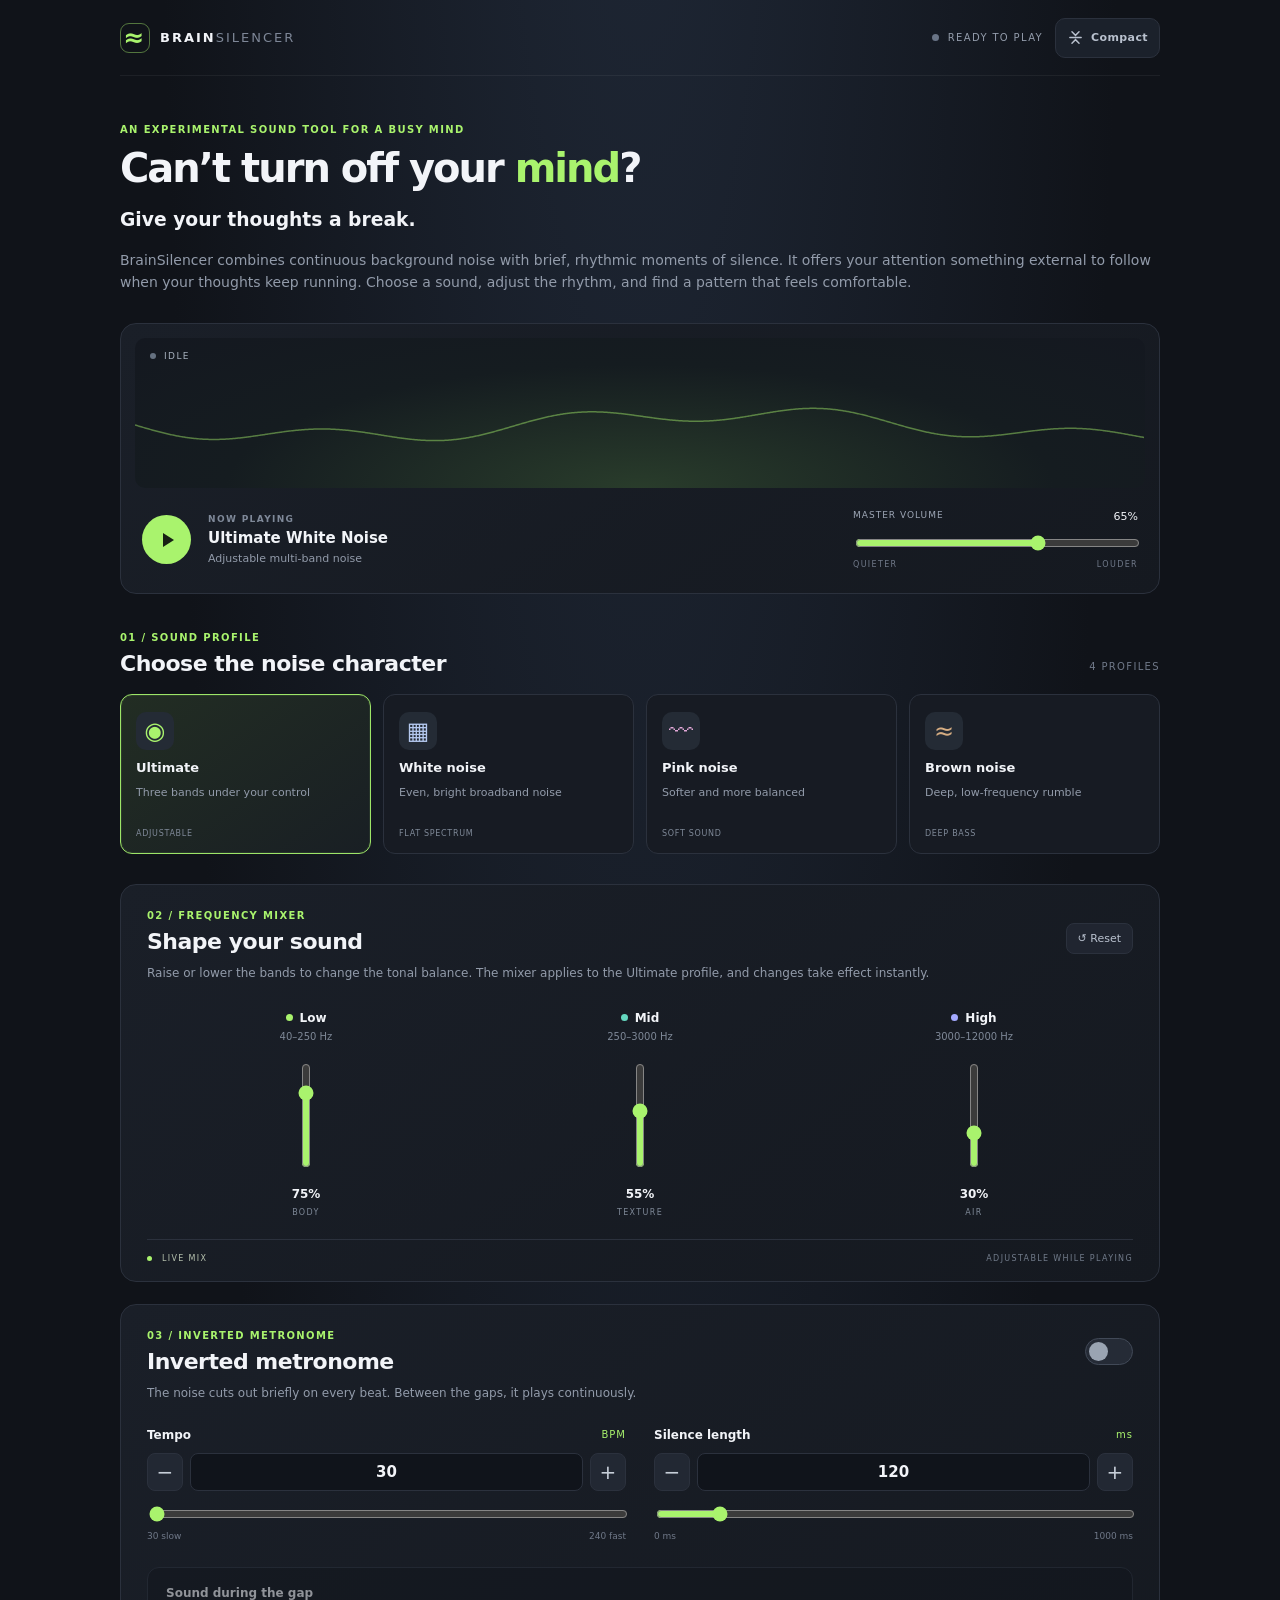
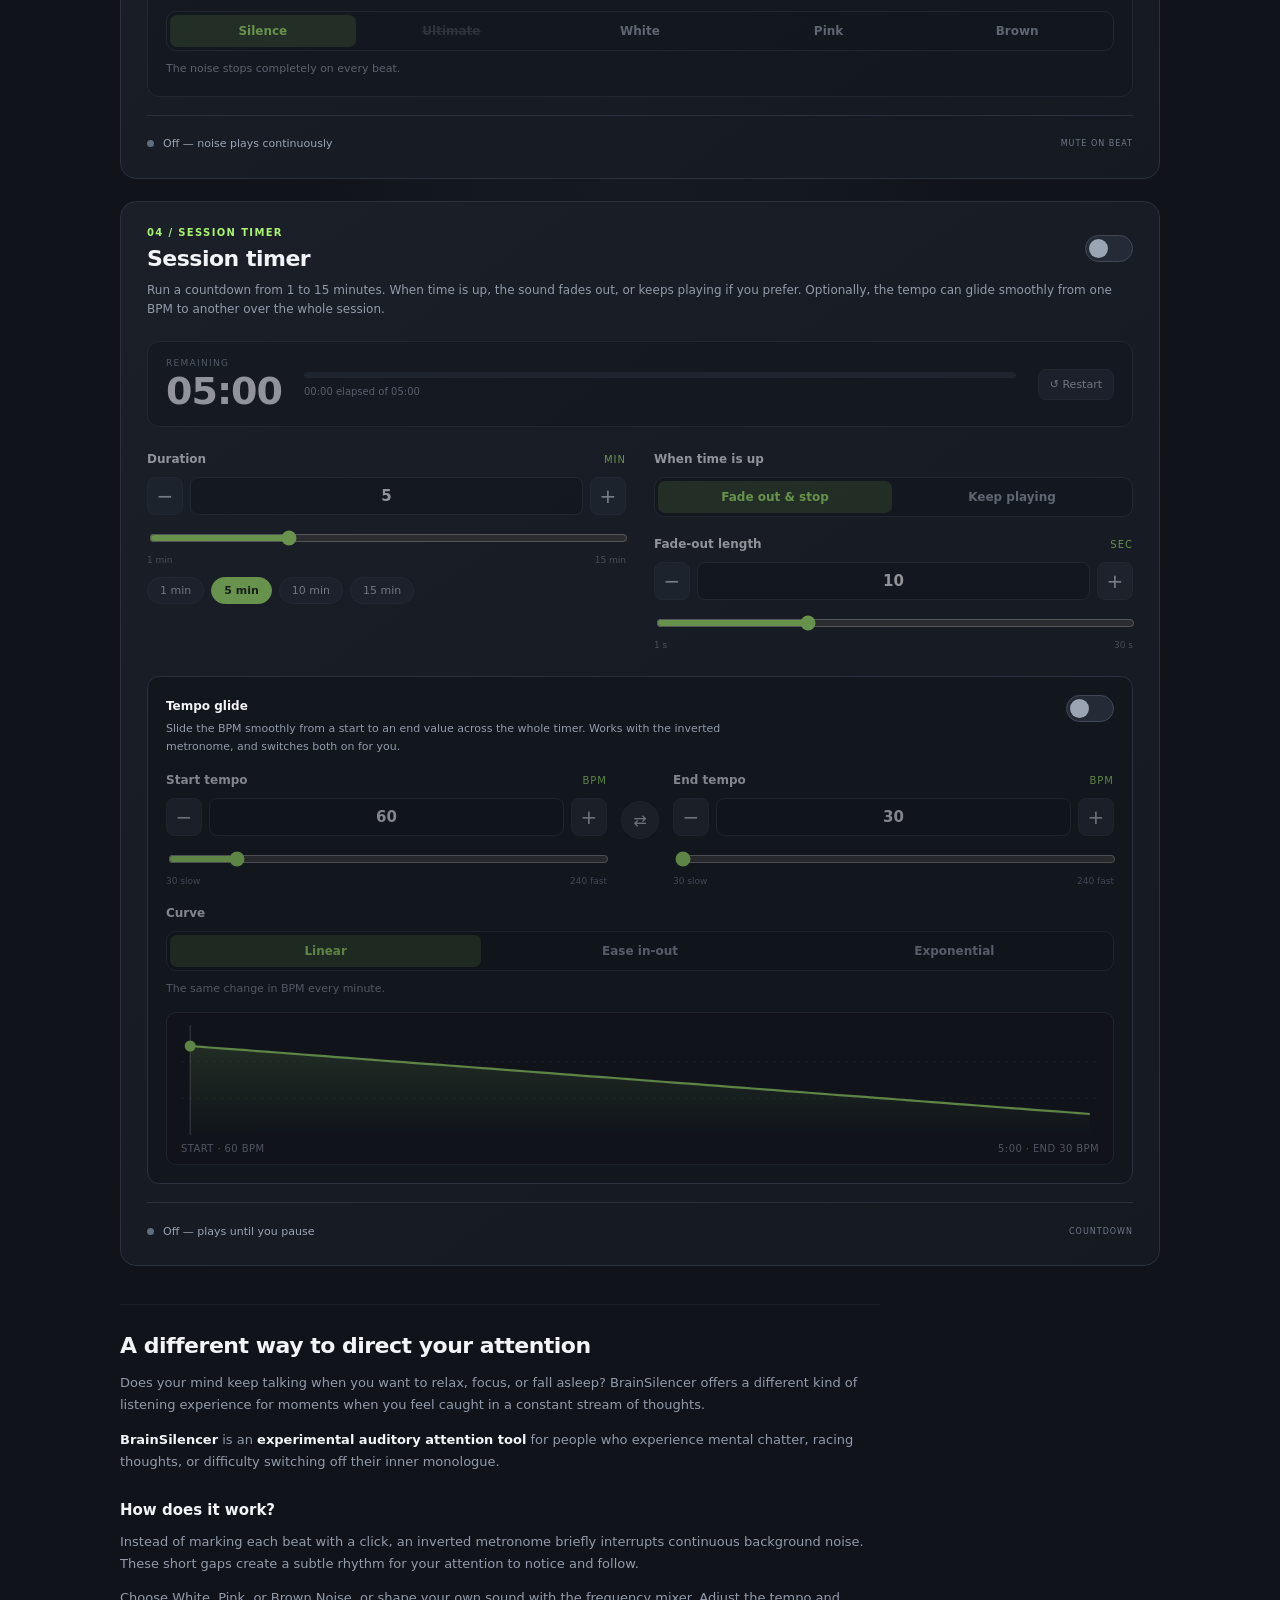
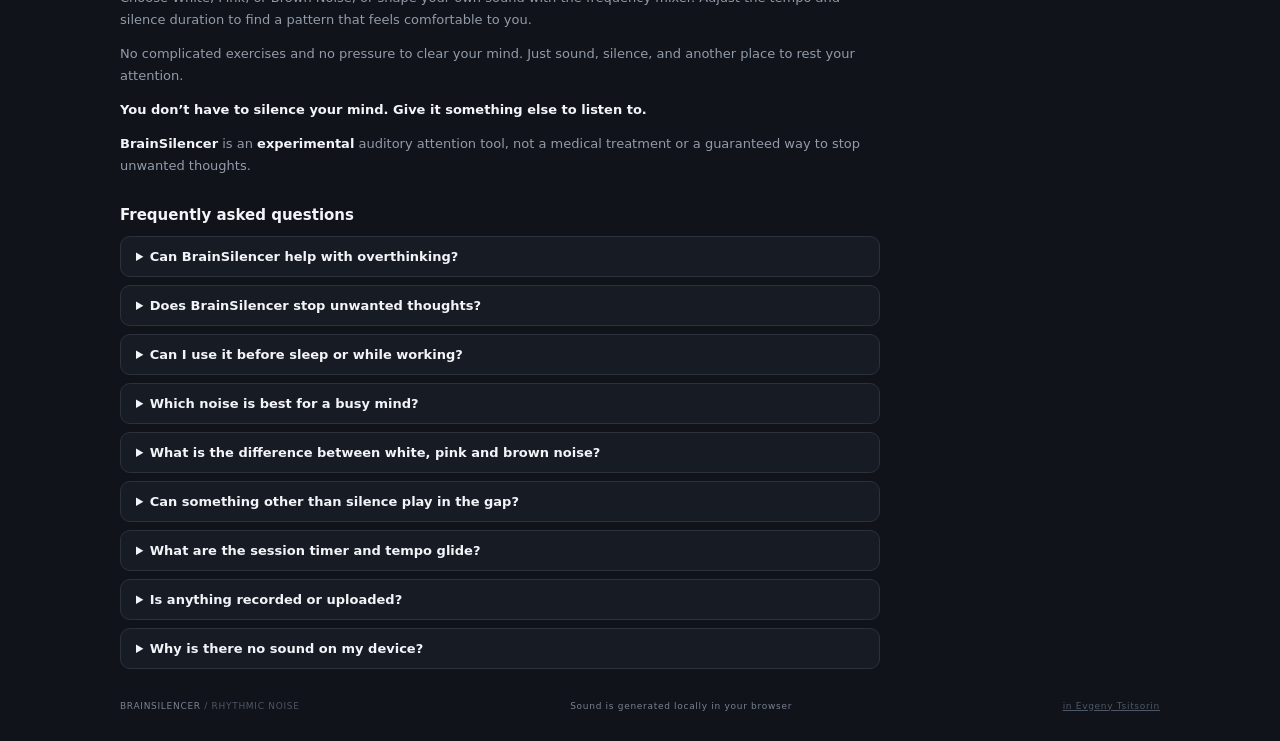
<file: index.html>
<!doctype html>
<html lang="en">
<head>
  <meta charset="utf-8">
  <meta name="viewport" content="width=device-width, initial-scale=1">

  <!-- Primary SEO -->
  <title>Brain Silencer – Quiet Your Mind with Rhythmic Noise</title>
  <meta name="description" content="Can’t switch off your thoughts? Try BrainSilencer, an experimental sound tool combining white, pink and brown noise with rhythmic silence to give your attention something else to follow.">
  <meta name="keywords" content="BrainSilencer, how to stop overthinking, how to quiet your mind, racing thoughts, busy mind, constant inner monologue, mental chatter, noisy mind, mental noise, calming sounds, relaxing noise, white noise, pink noise, brown noise, noise inverted metronome, rhythmic silence, auditory attention">
  <meta name="author" content="Evgeny Tsitsorin">
  <meta name="robots" content="index, follow, max-image-preview:large">
  <meta name="theme-color" content="#101319">
  <link rel="canonical" href="https://evgenytsitsorin.github.io/BrainSilencer/">

  <!-- Icons -->
  <link rel="icon" href="favicon.svg" type="image/svg+xml">

  <!-- Open Graph -->
  <meta property="og:type" content="website">
  <meta property="og:site_name" content="BrainSilencer">
  <meta property="og:title" content="Brain Silencer – Quiet Your Mind with Rhythmic Noise">
  <meta property="og:description" content="Can’t switch off your thoughts? Explore an experimental sound tool combining continuous noise with rhythmic moments of silence to give your attention something else to follow.">
  <meta property="og:url" content="https://evgenytsitsorin.github.io/BrainSilencer/">
  <meta property="og:image" content="https://evgenytsitsorin.github.io/BrainSilencer/og-image.png">
  <meta property="og:image:width" content="1200">
  <meta property="og:image:height" content="630">
  <meta property="og:image:alt" content="BrainSilencer — sound waveform with rhythmic moments of silence">
  <meta property="og:locale" content="en_US">

  <!-- Twitter / X -->
  <meta name="twitter:card" content="summary_large_image">
  <meta name="twitter:title" content="Brain Silencer – Quiet Your Mind with Rhythmic Noise">
  <meta name="twitter:description" content="A different way to direct your attention: continuous white, pink or brown noise interrupted by rhythmic moments of silence. Free in your browser.">
  <meta name="twitter:image" content="https://evgenytsitsorin.github.io/BrainSilencer/og-image.png">

  <!-- Structured data -->
  <script type="application/ld+json">
  {
    "@context": "https://schema.org",
    "@type": "WebApplication",
    "name": "BrainSilencer",
    "url": "https://evgenytsitsorin.github.io/BrainSilencer/",
    "description": "An experimental browser-based sound tool combining continuous noise with rhythmic moments of silence to give auditory attention something external to follow.",
    "applicationCategory": "MultimediaApplication",
    "operatingSystem": "Any (modern web browser)",
    "inLanguage": "en",
    "browserRequirements": "Requires a browser with Web Audio API and AudioWorklet support",
    "offers": { "@type": "Offer", "price": "0", "priceCurrency": "USD" },
    "keywords": "BrainSilencer, overthinking, racing thoughts, busy mind, inner monologue, mental chatter, auditory attention, white noise, pink noise, brown noise, rhythmic silence, inverted metronome"
  }
  </script>

  <link rel="stylesheet" href="style.css">
  <script>try{var s=JSON.parse(localStorage.getItem('brainsilencer.settings.v1')||'null');if(s&&s.compact===true)document.documentElement.classList.add('compact')}catch(e){}</script>
</head>
<body>
  <main class="app-shell">
    <header class="topbar">
      <a class="brand" href="./" aria-label="BrainSilencer home">
        <span class="brand-mark" aria-hidden="true">≈</span>
        <span>BRAIN<span class="brand-light">SILENCER</span></span>
      </a>
      <div class="topbar-actions">
        <div class="status"><span class="status-dot"></span><span id="statusText" role="status" aria-live="polite">READY TO PLAY</span></div>
        <button type="button" id="compactToggle" class="view-toggle" aria-pressed="false" aria-label="Compact view" title="Compact view: fewer descriptions, controls only">
          <svg viewBox="0 0 24 24" aria-hidden="true"><path class="ico-compress" d="M7 4l5 5 5-5M7 20l5-5 5 5M4 12h16"/><path class="ico-expand" d="M7 9l5-5 5 5M7 15l5 5 5-5M4 12h16"/></svg>
          <span class="view-toggle-label">Compact</span>
        </button>
      </div>
    </header>

    <section class="hero">
      <p class="eyebrow">AN EXPERIMENTAL SOUND TOOL FOR A BUSY MIND</p>
      <h1>Can’t turn off your <em>mind</em>?</h1>
      <h3>Give your thoughts a break.</h3>
      <p class="subheading">BrainSilencer combines continuous background noise with brief, rhythmic moments of silence. It offers your attention something external to follow when your thoughts keep running. Choose a sound, adjust the rhythm, and find a pattern that feels comfortable.</p>
    </section>

    <noscript>
      <p class="section-intro">This app generates sound in your browser and needs JavaScript enabled.</p>
    </noscript>

    <section class="player panel" aria-label="Player">
      <div class="player-main">
        <div class="visualizer" id="visualizer" role="img" aria-label="Live sound visualization">
          <canvas id="waveCanvas"></canvas>
          <div class="visualizer-label"><span class="live-dot"></span> <span id="visualizerState">IDLE</span></div>
          <div class="session-badge" id="sessionBadge" hidden aria-live="off"><span aria-hidden="true">⏱</span> <span id="sessionBadgeText">05:00</span></div>
        </div>
        <div class="transport">
          <button id="playButton" class="play-button" aria-label="Play">
            <svg id="playIcon" viewBox="0 0 24 24" aria-hidden="true"><path d="M8 5v14l11-7z"/></svg>
          </button>
          <div class="track-info">
            <span class="eyebrow">NOW PLAYING</span>
            <strong id="currentNoise">Ultimate White Noise</strong>
            <span id="trackDescription">Adjustable multi-band noise</span>
          </div>
          <div class="volume-control">
            <label for="masterVolume"><span>MASTER VOLUME</span><output id="volumeValue">65%</output></label>
            <input id="masterVolume" type="range" min="0" max="100" value="65">
            <div class="range-scale"><span>QUIETER</span><span>LOUDER</span></div>
          </div>
        </div>
      </div>
    </section>

    <section class="sound-section">
      <div class="section-heading">
        <div><p class="eyebrow">01 / SOUND PROFILE</p><h2>Choose the noise character</h2></div>
        <span class="section-note">4 PROFILES</span>
      </div>
      <div class="profile-grid" role="group" aria-label="Noise type">
        <button class="profile-card" data-type="ultimate">
          <span class="profile-icon icon-ultimate">◉</span><span class="profile-name">Ultimate</span>
          <span class="profile-desc">Three bands under your control</span>
          <span class="profile-tag">ADJUSTABLE</span>
        </button>
        <button class="profile-card" data-type="white">
          <span class="profile-icon icon-white">▦</span><span class="profile-name">White noise</span>
          <span class="profile-desc">Even, bright broadband noise</span>
          <span class="profile-tag">FLAT SPECTRUM</span>
        </button>
        <button class="profile-card" data-type="pink">
          <span class="profile-icon icon-pink">〰</span><span class="profile-name">Pink noise</span>
          <span class="profile-desc">Softer and more balanced</span>
          <span class="profile-tag">SOFT SOUND</span>
        </button>
        <button class="profile-card" data-type="brown">
          <span class="profile-icon icon-brown">≈</span><span class="profile-name">Brown noise</span>
          <span class="profile-desc">Deep, low-frequency rumble</span>
          <span class="profile-tag">DEEP BASS</span>
        </button>
      </div>
    </section>

    <section class="eq-section panel">
      <div class="section-heading eq-heading">
        <div><p class="eyebrow">02 / FREQUENCY MIXER</p><h2>Shape your sound</h2></div>
        <button id="resetButton" class="text-button">↺ Reset</button>
      </div>
      <p class="section-intro">Raise or lower the bands to change the tonal balance. The mixer applies to the Ultimate profile, and changes take effect instantly.</p>
      <div class="mixer">
        <div class="band">
          <div class="band-top"><span class="band-dot low-dot"></span><span class="band-name">Low</span></div>
          <div class="band-range">40–250 Hz</div>
          <div class="slider-wrap"><input id="lowBand" class="vertical-slider low-range" type="range" min="0" max="100" value="75" orient="vertical" aria-label="Low frequencies"></div>
          <output id="lowValue">75%</output><span class="band-hint">BODY</span>
        </div>
        <div class="band">
          <div class="band-top"><span class="band-dot mid-dot"></span><span class="band-name">Mid</span></div>
          <div class="band-range">250–3000 Hz</div>
          <div class="slider-wrap"><input id="midBand" class="vertical-slider mid-range" type="range" min="0" max="100" value="55" orient="vertical" aria-label="Mid frequencies"></div>
          <output id="midValue">55%</output><span class="band-hint">TEXTURE</span>
        </div>
        <div class="band">
          <div class="band-top"><span class="band-dot high-dot"></span><span class="band-name">High</span></div>
          <div class="band-range">3000–12000 Hz</div>
          <div class="slider-wrap"><input id="highBand" class="vertical-slider high-range" type="range" min="0" max="100" value="30" orient="vertical" aria-label="High frequencies"></div>
          <output id="highValue">30%</output><span class="band-hint">AIR</span>
        </div>
      </div>
      <div class="eq-footer"><span><span class="tiny-dot"></span> LIVE MIX</span><span>ADJUSTABLE WHILE PLAYING</span></div>
    </section>

    <section class="metronome-section panel" id="metronomePanel">
      <div class="section-heading">
        <div>
          <p class="eyebrow">03 / INVERTED METRONOME</p>
          <h2>Inverted metronome</h2>
        </div>
        <label class="switch" for="metronomeEnabled" aria-label="Enable inverted metronome">
          <input id="metronomeEnabled" type="checkbox">
          <span class="switch-track"><span class="switch-thumb"></span></span>
        </label>
      </div>
      <p class="section-intro" id="metroIntro">The noise cuts out briefly on every beat. Between the gaps, it plays continuously.</p>
      <div class="metronome-controls">
        <div class="metro-control">
          <label for="bpmInput"><span class="control-title">Tempo</span><span class="control-unit">BPM</span></label>
          <div class="number-control">
            <button type="button" class="step-button" id="bpmDown" aria-label="Decrease BPM">−</button>
            <input id="bpmInput" type="number" min="30" max="240" step="1" value="30" inputmode="numeric">
            <button type="button" class="step-button" id="bpmUp" aria-label="Increase BPM">+</button>
          </div>
          <input id="bpmRange" type="range" min="30" max="240" step="1" value="30" aria-label="Tempo in beats per minute">
          <div class="control-hint"><span>30 slow</span><span>240 fast</span></div>
          <div class="control-lock" id="tempoLock" hidden>⏱ Controlled by tempo glide (see Session timer)</div>
        </div>
        <div class="metro-control">
          <label for="silenceInput"><span class="control-title" id="silenceTitle">Silence length</span><span class="control-unit">ms</span></label>
          <div class="number-control">
            <button type="button" class="step-button" id="silenceDown" aria-label="Decrease silence length">−</button>
            <input id="silenceInput" type="number" min="0" max="1000" step="10" value="120" inputmode="numeric">
            <button type="button" class="step-button" id="silenceUp" aria-label="Increase silence length">+</button>
          </div>
          <input id="silenceRange" type="range" min="0" max="1000" step="10" value="120" aria-label="Silence length in milliseconds">
          <div class="control-hint"><span>0 ms</span><span id="silenceMaxHint">1000 ms</span></div>
        </div>
      </div>
      <div class="pause-block">
        <div class="metro-control">
          <div class="control-head"><span class="control-title">Sound during the gap</span></div>
          <div class="segmented wrap" id="pauseGroup" role="group" aria-label="Sound during the gap">
            <button type="button" data-value="silence" class="active" aria-pressed="true">Silence</button>
            <button type="button" data-value="ultimate" aria-pressed="false">Ultimate</button>
            <button type="button" data-value="white" aria-pressed="false">White</button>
            <button type="button" data-value="pink" aria-pressed="false">Pink</button>
            <button type="button" data-value="brown" aria-pressed="false">Brown</button>
          </div>
          <p class="curve-desc" id="pauseDesc"></p>
          <div id="pauseLevelControl" class="fade-control" hidden>
            <label for="pauseLevelInput" class="fade-label"><span class="control-title">Gap noise level</span><span class="control-unit">% OF MAIN NOISE</span></label>
            <div class="number-control">
              <button type="button" class="step-button" id="pauseLevelDown" aria-label="Decrease gap noise level">−</button>
              <input id="pauseLevelInput" type="number" min="0" max="100" step="5" value="100" inputmode="numeric">
              <button type="button" class="step-button" id="pauseLevelUp" aria-label="Increase gap noise level">+</button>
            </div>
            <input id="pauseLevelRange" type="range" min="0" max="100" step="5" value="100" aria-label="Gap noise level in percent of the main noise">
            <div class="control-hint"><span>0%</span><span>100% same loudness</span></div>
          </div>
        </div>
      </div>
      <div class="metronome-readout">
        <span class="metro-pulse" id="metroPulse"></span>
        <span id="metronomeSummary">Off — noise plays continuously</span>
        <span class="metro-mode" id="metroMode">MUTE ON BEAT</span>
      </div>
    </section>

    <section class="timer-section panel" id="timerPanel">
      <div class="section-heading">
        <div>
          <p class="eyebrow">04 / SESSION TIMER</p>
          <h2>Session timer</h2>
        </div>
        <label class="switch" for="timerEnabled" aria-label="Enable session timer">
          <input id="timerEnabled" type="checkbox">
          <span class="switch-track"><span class="switch-thumb"></span></span>
        </label>
      </div>
      <p class="section-intro">Run a countdown from 1 to 15 minutes. When time is up, the sound fades out, or keeps playing if you prefer. Optionally, the tempo can glide smoothly from one BPM to another over the whole session.</p>

      <div class="timer-readout">
        <div class="timer-clock">
          <span class="timer-label">REMAINING</span>
          <strong id="timerClock">05:00</strong>
        </div>
        <div class="timer-progress">
          <div class="timer-bar" id="timerBar" role="progressbar" aria-label="Session progress" aria-valuemin="0" aria-valuemax="100" aria-valuenow="0"><span id="timerFill"></span></div>
          <div class="timer-meta"><span id="timerElapsed">00:00 elapsed of 05:00</span><span id="timerBpmLive"></span></div>
        </div>
        <button id="timerRestart" class="text-button" type="button">↺ Restart</button>
      </div>

      <div class="metronome-controls">
        <div class="metro-control">
          <label for="timerMinutes"><span class="control-title">Duration</span><span class="control-unit">MIN</span></label>
          <div class="number-control">
            <button type="button" class="step-button" id="timerDown" aria-label="Decrease duration">−</button>
            <input id="timerMinutes" type="number" min="1" max="15" step="1" value="5" inputmode="numeric">
            <button type="button" class="step-button" id="timerUp" aria-label="Increase duration">+</button>
          </div>
          <input id="timerMinutesRange" type="range" min="1" max="15" step="1" value="5" aria-label="Timer duration in minutes">
          <div class="control-hint"><span>1 min</span><span>15 min</span></div>
          <div class="chips" id="timerChips" role="group" aria-label="Duration presets">
            <button type="button" class="chip" data-minutes="1">1</button>
            <button type="button" class="chip" data-minutes="5">5</button>
            <button type="button" class="chip" data-minutes="10">10</button>
            <button type="button" class="chip" data-minutes="15">15</button>
          </div>
        </div>
        <div class="metro-control">
          <div class="control-head"><span class="control-title">When time is up</span></div>
          <div class="segmented" id="endGroup" role="group" aria-label="When time is up">
            <button type="button" data-value="fade" class="active" aria-pressed="true">Fade out &amp; stop</button>
            <button type="button" data-value="keep" aria-pressed="false">Keep playing</button>
          </div>
          <div id="fadeControl" class="fade-control">
            <label for="fadeInput" class="fade-label"><span class="control-title">Fade-out length</span><span class="control-unit">SEC</span></label>
            <div class="number-control">
              <button type="button" class="step-button" id="fadeDown" aria-label="Decrease fade-out length">−</button>
              <input id="fadeInput" type="number" min="1" max="30" step="1" value="10" inputmode="numeric">
              <button type="button" class="step-button" id="fadeUp" aria-label="Increase fade-out length">+</button>
            </div>
            <input id="fadeRange" type="range" min="1" max="30" step="1" value="10" aria-label="Fade-out length in seconds">
            <div class="control-hint"><span>1 s</span><span>30 s</span></div>
          </div>
        </div>
      </div>

      <div class="glide-block" id="glideBlock">
        <div class="glide-head">
          <div>
            <span class="control-title">Tempo glide</span>
            <p class="glide-sub">Slide the BPM smoothly from a start to an end value across the whole timer. Works with the inverted metronome, and switches both on for you.</p>
          </div>
          <label class="switch" for="glideEnabled" aria-label="Enable tempo glide">
            <input id="glideEnabled" type="checkbox">
            <span class="switch-track"><span class="switch-thumb"></span></span>
          </label>
        </div>
        <div class="glide-body">
          <div class="glide-controls">
            <div class="metro-control">
              <label for="glideStart"><span class="control-title">Start tempo</span><span class="control-unit">BPM</span></label>
              <div class="number-control">
                <button type="button" class="step-button" id="glideStartDown" aria-label="Decrease start tempo">−</button>
                <input id="glideStart" type="number" min="30" max="240" step="1" value="60" inputmode="numeric">
                <button type="button" class="step-button" id="glideStartUp" aria-label="Increase start tempo">+</button>
              </div>
              <input id="glideStartRange" type="range" min="30" max="240" step="1" value="60" aria-label="Start tempo in beats per minute">
              <div class="control-hint"><span>30 slow</span><span>240 fast</span></div>
            </div>
            <button type="button" class="swap-button" id="glideSwap" aria-label="Swap start and end tempo" title="Swap start and end">⇄</button>
            <div class="metro-control">
              <label for="glideEnd"><span class="control-title">End tempo</span><span class="control-unit">BPM</span></label>
              <div class="number-control">
                <button type="button" class="step-button" id="glideEndDown" aria-label="Decrease end tempo">−</button>
                <input id="glideEnd" type="number" min="30" max="240" step="1" value="30" inputmode="numeric">
                <button type="button" class="step-button" id="glideEndUp" aria-label="Increase end tempo">+</button>
              </div>
              <input id="glideEndRange" type="range" min="30" max="240" step="1" value="30" aria-label="End tempo in beats per minute">
              <div class="control-hint"><span>30 slow</span><span>240 fast</span></div>
            </div>
          </div>

          <div class="metro-control curve-picker">
            <div class="control-head"><span class="control-title">Curve</span></div>
            <div class="segmented" id="curveGroup" role="group" aria-label="Tempo curve">
              <button type="button" data-value="linear" class="active" aria-pressed="true">Linear</button>
              <button type="button" data-value="smooth" aria-pressed="false">Ease in-out</button>
              <button type="button" data-value="exponential" aria-pressed="false">Exponential</button>
            </div>
            <p class="curve-desc" id="curveDesc"></p>
          </div>

          <div class="curve-card">
            <svg id="curveSvg" viewBox="0 0 600 120" preserveAspectRatio="none" role="img" aria-label="Preview of the tempo over time"></svg>
            <div class="curve-labels"><span id="curveStartLabel"></span><span id="curveEndLabel"></span></div>
          </div>
        </div>
      </div>

      <div class="metronome-readout">
        <span class="metro-pulse" id="timerPulse"></span>
        <span id="timerSummary">Off — plays until you pause</span>
        <span class="metro-mode">COUNTDOWN</span>
      </div>
    </section>

    <section class="about" aria-labelledby="about-title">
      <h2 id="about-title">A different way to direct your attention</h2>
      <p>Does your mind keep talking when you want to relax, focus, or fall asleep? BrainSilencer offers a different kind of listening experience for moments when you feel caught in a constant stream of thoughts.</p>
      <p><strong>BrainSilencer</strong> is an <strong>experimental auditory attention tool</strong> for people who experience mental chatter, racing thoughts, or difficulty switching off their inner monologue.</p>
      <h3>How does it work?</h3>
      <p>Instead of marking each beat with a click, an inverted metronome briefly interrupts continuous background noise. These short gaps create a subtle rhythm for your attention to notice and follow.</p>
      <p>Choose White, Pink, or Brown Noise, or shape your own sound with the frequency mixer. Adjust the tempo and silence duration to find a pattern that feels comfortable to you.</p>
      <p>No complicated exercises and no pressure to clear your mind. Just sound, silence, and another place to rest your attention.</p>
      <p><strong>You don’t have to silence your mind. Give it something else to listen to.</strong></p>
      <p><strong>BrainSilencer</strong> is an <strong>experimental</strong> auditory attention tool, not a medical treatment or a guaranteed way to stop unwanted thoughts.</p>

      <h3>Frequently asked questions</h3>
      <details>
        <summary>Can BrainSilencer help with overthinking?</summary>
        <p>BrainSilencer is designed as an experimental auditory attention tool. Its rhythmic pauses may give you something external to notice and follow, but individual experiences vary. It is not a treatment for overthinking or any mental health condition.</p>
      </details>
      <details>
        <summary>Does BrainSilencer stop unwanted thoughts?</summary>
        <p>No. BrainSilencer does not switch off thoughts or control mental activity. It offers a sound pattern that you can choose to focus on when you want to shift your attention.</p>
      </details>
      <details>
        <summary>Can I use it before sleep or while working?</summary>
        <p>You can experiment with BrainSilencer during quiet activities, work breaks, or as part of your bedtime routine. Choose a comfortable volume and stop using it if the sound feels distracting or uncomfortable.</p>
      </details>
      <details>
        <summary>Which noise is best for a busy mind?</summary>
        <p>There is no single best option for everyone. Try White, Pink, and Brown Noise at a comfortable volume, then adjust the tempo and silence length to find what you prefer.</p>
      </details>
      <details>
        <summary>What is the difference between white, pink and brown noise?</summary>
        <p>White noise has equal energy across all frequencies, so it sounds bright. Pink noise has less energy in the highs and sounds softer and more balanced. Brown noise is weighted toward the lows and sounds like a deep rumble.</p>
      </details>
      <details>
        <summary>Can something other than silence play in the gap?</summary>
        <p>Yes. In the inverted metronome you can choose what plays during each gap: silence, or a different noise than the main one, for example brown noise in the gaps of pink noise. Its loudness is matched to the main noise, and you can turn it down with the gap noise level.</p>
      </details>
      <details>
        <summary>What are the session timer and tempo glide?</summary>
        <p>The session timer counts down from 1 to 15 minutes and can fade the sound out when it ends. Tempo glide changes the metronome smoothly during the session, for example from 60 down to 30 BPM to wind down, or from 30 up to 60 BPM to wind up. You choose the start, the end and the shape of the curve.</p>
      </details>
      <details>
        <summary>Is anything recorded or uploaded?</summary>
        <p>The sound is generated locally in your browser with the Web Audio API and an AudioWorklet. No audio is recorded or uploaded, and there is no sign-up or account. Your settings are stored only in your own browser. The site uses cookieless, anonymous visit statistics (GoatCounter) that count page views and basic feature use, such as pressing play. They contain no personal data, and they are not collected if your browser sends Do Not Track.</p>
      </details>
      <details>
        <summary>Why is there no sound on my device?</summary>
        <p>Browsers only start audio after you interact with the page, so press the play button first. Also check your system volume and make sure your browser supports AudioWorklet (all current versions of Chrome, Edge, Firefox and Safari do).</p>
      </details>
    </section>

    <footer>
      <span>BRAINSILENCER <span class="footer-muted">/ RHYTHMIC NOISE</span></span>
      <span class="footer-note">Sound is generated locally in your browser</span>
      <span class="wrapper"><a class="footer-muted" href="https://www.linkedin.com/in/evgeny-tsitsorin-9547771b6/">in Evgeny Tsitsorin</a></span>
    </footer>
  </main>
  <script src="analytics.js"></script>
  <script src="app.js"></script>
</body>
</html>
</file>
<file: style.css>
:root {
  color-scheme: dark;
  --bg: #101319;
  --panel: #171b23;
  --panel-2: #1d222c;
  --line: #2b313d;
  --text: #f2f4f8;
  --muted: #929baa;
  --accent: #a9f36d;
  --accent-dark: #83c64b;
}
* { box-sizing: border-box; }
body {
  margin: 0; background: radial-gradient(ellipse at 50% -20%, #202938 0, var(--bg) 54%);
  color: var(--text); font-family: Inter, ui-sans-serif, system-ui, -apple-system, BlinkMacSystemFont, "Segoe UI", sans-serif;
  min-height: 100vh;
}
button, input { font: inherit; }
button { color: inherit; }
.app-shell { width: min(1040px, calc(100% - 36px)); margin: 0 auto; }
.topbar { height: 76px; display: flex; align-items: center; justify-content: space-between; border-bottom: 1px solid #ffffff0e; }
.brand { display: flex; gap: 10px; align-items: center; color: var(--text); text-decoration: none; font-size: 13px; font-weight: 850; letter-spacing: 2px; }
.brand-mark { display: grid; place-items: center; width: 30px; height: 30px; border: 1px solid #a9f36d70; border-radius: 9px; color: var(--accent); font-size: 25px; line-height: 1; }
.brand-light { color: #7e8797; font-weight: 500; }
.status, .eyebrow, .section-note, .profile-tag, .range-scale, .band-hint, .eq-footer, footer { font-size: 10px; letter-spacing: 1.35px; }
.status { color: var(--muted); display: flex; align-items: center; gap: 9px; }
.status-dot, .live-dot, .tiny-dot { width: 7px; height: 7px; display: inline-block; border-radius: 50%; background: var(--accent); }
.status-dot { background: #697486; }
body.is-playing .status-dot { box-shadow: 0 0 10px #a9f36d; }
.hero { padding: 48px 0 30px; }
.eyebrow { color: var(--accent); margin: 0 0 12px; font-weight: 700; }
h1 { font-size: clamp(26px, 7.5vw, 40px); line-height: 1.08; letter-spacing: -.05em; margin: 0; font-weight: 750; }
h1 em { color: var(--accent); font-style: normal; }
.subheading { color: var(--muted); margin: 14px 0 0; font-size: 14px; line-height: 1.6; }
.panel { background: linear-gradient(145deg, #1a1f28, #151920); border: 1px solid var(--line); border-radius: 16px; }
.player { padding: 14px; }
.visualizer { height: 150px; border-radius: 10px; overflow: hidden; position: relative; background: radial-gradient(ellipse at 50% 100%, #293c2b, #151c20 58%, #141820); }
#waveCanvas { width: 100%; height: 100%; display: block; }
.visualizer-label { position: absolute; left: 15px; top: 13px; display: flex; align-items: center; gap: 8px; color: #a9b3c0; font-size: 9px; letter-spacing: 1.4px; }
.live-dot { width: 6px; height: 6px; background: #657180; }
body.is-playing .live-dot { background: var(--accent); box-shadow: 0 0 8px var(--accent); }
.transport { min-height: 91px; display: flex; align-items: center; gap: 17px; padding: 15px 7px 3px; }
.play-button { flex: 0 0 49px; width: 49px; height: 49px; display: grid; place-items: center; border: 0; border-radius: 50%; background: var(--accent); color: #172014; cursor: pointer; transition: transform .15s, background .15s; }
.play-button:hover { transform: scale(1.05); background: #c0ff8c; }
.play-button svg { width: 24px; height: 24px; fill: currentColor; }
.track-info { display: flex; flex-direction: column; gap: 5px; min-width: 185px; }
.track-info .eyebrow { color: #7f8999; font-size: 9px; margin: 0; }
.track-info strong { font-size: 15px; font-weight: 650; }
.track-info > span:last-child { color: var(--muted); font-size: 11px; }
.volume-control { margin-left: auto; width: min(285px, 38%); }
.volume-control label { display: flex; justify-content: space-between; color: #9da6b5; font-size: 9px; letter-spacing: 1px; margin-bottom: 10px; }
.volume-control output { color: var(--text); font-size: 11px; letter-spacing: 0; }
input[type="range"] { width: 100%; accent-color: var(--accent); cursor: pointer; }
.range-scale { color: #707989; display: flex; justify-content: space-between; margin-top: 5px; font-size: 8px; }
.sound-section { padding: 38px 0 30px; }
.section-heading { display: flex; align-items: end; justify-content: space-between; gap: 20px; margin-bottom: 18px; }
.section-heading .eyebrow { margin-bottom: 8px; }
h2 { font-size: 22px; letter-spacing: -.5px; margin: 0; font-weight: 650; }
.section-note { color: #707989; padding-bottom: 4px; }
.profile-grid { display: grid; grid-template-columns: repeat(4, 1fr); gap: 12px; }
.profile-card { min-width: 0; display: flex; flex-direction: column; align-items: flex-start; text-align: left; gap: 10px; padding: 17px 15px 15px; border: 1px solid var(--line); border-radius: 12px; background: #171b23; cursor: pointer; transition: border .15s, background .15s, transform .15s; }
.profile-card:hover { border-color: #5a674f; transform: translateY(-2px); }
.profile-card.active { border-color: #9de568; background: linear-gradient(145deg, #222d23, #191f24); box-shadow: inset 0 0 0 1px #a9f36d17; }
.profile-icon { width: 38px; height: 38px; border-radius: 10px; display: grid; place-items: center; font-size: 24px; background: #242b35; color: var(--accent); }
.icon-white { color: #b4c8ef; } .icon-pink { color: #e3a8d9; } .icon-brown { color: #d6ad82; }
.profile-name { font-size: 13px; font-weight: 700; }
.profile-desc { min-height: 32px; font-size: 11px; line-height: 1.5; color: var(--muted); }
.profile-tag { font-size: 8px; color: #7f8998; letter-spacing: .7px; margin-top: 2px; }
.eq-section { padding: 25px 26px 18px; }
.eq-heading { margin-bottom: 10px; }
.text-button { border: 1px solid var(--line); background: #202530; color: #b9c1ce; border-radius: 8px; padding: 8px 11px; font-size: 11px; cursor: pointer; }
.text-button:hover { color: var(--accent); border-color: #5c7549; }
.section-intro { color: var(--muted); font-size: 12px; margin: 0; line-height: 1.6; }
.mixer { display: grid; grid-template-columns: repeat(3, minmax(0, 1fr)); gap: 16px; padding: 27px 0 22px; }
.band { display: flex; flex-direction: column; align-items: center; min-width: 0; }
.band-top { display: flex; align-items: center; gap: 7px; }
.band-dot { display: inline-block; width: 7px; height: 7px; border-radius: 50%; }
.low-dot { background: #a9f36d; } .mid-dot { background: #65d8c0; } .high-dot { background: #a4a9ff; }
.band-name { font-size: 12px; font-weight: 650; }
.band-range { color: #7e8897; font-size: 10px; margin-top: 6px; }
.slider-wrap { height: 128px; width: 100%; display: flex; justify-content: center; align-items: center; margin: 10px 0 7px; }
.vertical-slider { width: min(210px, 75%); accent-color: var(--accent); }
.vertical-slider { writing-mode: vertical-lr; direction: rtl; appearance: slider-vertical; height: 105px; }
.mid-range { accent-color: #65d8c0; } .high-range { accent-color: #a4a9ff; }
.band output { font-size: 12px; font-weight: 700; }
.band-hint { color: #7e8897; font-size: 8px; margin-top: 7px; }
.eq-footer { display: flex; justify-content: space-between; gap: 12px; border-top: 1px solid var(--line); padding-top: 14px; color: #717b8a; font-size: 8px; }
.eq-footer > span:first-child { color: #b7c2af; }
.tiny-dot { width: 5px; height: 5px; margin-right: 6px; }
footer { display: flex; justify-content: space-between; gap: 12px; padding: 24px 0 30px; color: #788291; font-size: 9px; letter-spacing: .7px; }
.footer-muted { color: #4e5765; }
@media (max-width: 760px) {
  .app-shell { width: min(100% - 24px, 600px); }
  .hero { padding-top: 36px; }
  .profile-grid { grid-template-columns: repeat(2, 1fr); }
  .profile-card { min-height: 170px; }
  .transport { flex-wrap: wrap; }
  .volume-control { width: 100%; margin: 10px 0 4px; }
  .eq-section { padding: 20px 15px 15px; }
}
@media (max-width: 420px) {
  .status { font-size: 8px; letter-spacing: .5px; }
  .brand { font-size: 11px; letter-spacing: 1px; }
  .profile-grid { gap: 8px; }
  .profile-card { padding: 13px 11px; }
  h2 { font-size: 19px; }
  .section-intro { font-size: 11px; }
  .eq-footer, footer { font-size: 7px; }
}


/* Inverted metronome */
.metronome-section { padding: 25px 26px 20px; margin-top: 22px; }
.metronome-section .section-heading { align-items: center; margin-bottom: 10px; }
.switch { display: inline-flex; cursor: pointer; flex: 0 0 auto; }
.switch input { position: absolute; opacity: 0; width: 1px; height: 1px; }
.switch-track { width: 48px; height: 27px; border: 1px solid #414957; border-radius: 30px; background: #252b36; padding: 3px; transition: background .2s, border-color .2s; }
.switch-thumb { display: block; width: 19px; height: 19px; border-radius: 50%; background: #9aa4b2; transition: transform .2s, background .2s; }
.switch input:checked + .switch-track { background: #354c2c; border-color: #8ed75b; }
.switch input:checked + .switch-track .switch-thumb { transform: translateX(20px); background: var(--accent); }
.switch input:focus-visible + .switch-track { outline: 2px solid var(--accent); outline-offset: 3px; }
.metronome-controls { display: grid; grid-template-columns: 1fr 1fr; gap: 28px; padding: 25px 0 20px; }
.metro-control { min-width: 0; }
.metro-control > label { display: flex; align-items: center; justify-content: space-between; gap: 10px; margin-bottom: 11px; }
.control-title { font-size: 12px; font-weight: 650; }
.control-unit { color: var(--accent); font-size: 10px; letter-spacing: 1px; }
.number-control { display: grid; grid-template-columns: 36px minmax(0, 1fr) 36px; gap: 7px; margin-bottom: 13px; }
.number-control input { min-width: 0; width: 100%; height: 38px; border: 1px solid var(--line); border-radius: 8px; background: #10141b; color: var(--text); text-align: center; font-weight: 700; font-size: 15px; outline: none; }
.number-control input:focus { border-color: var(--accent-dark); }
.number-control input::-webkit-inner-spin-button, .number-control input::-webkit-outer-spin-button { appearance: none; margin: 0; }
.step-button { border: 1px solid var(--line); border-radius: 8px; background: #222833; color: #c6ced8; font-size: 20px; cursor: pointer; }
.step-button:hover { border-color: #79955f; color: var(--accent); }
.control-hint { display: flex; justify-content: space-between; margin-top: 5px; color: #707989; font-size: 9px; }
.metronome-readout { min-height: 43px; border-top: 1px solid var(--line); padding-top: 14px; display: flex; align-items: center; gap: 9px; color: #9ba5b4; font-size: 11px; }
.metro-pulse { width: 7px; height: 7px; border-radius: 50%; background: #626d7c; flex: 0 0 auto; }
#metronomePanel.metro-enabled .metro-pulse { background: var(--accent); box-shadow: 0 0 10px #a9f36d80; animation: metro-breathe 1s ease-in-out infinite; }
#metronomePanel.metro-enabled .metro-mode { color: var(--accent); }
.metro-mode { margin-left: auto; color: #6f7988; font-size: 8px; letter-spacing: 1px; white-space: nowrap; }
@keyframes metro-breathe { 50% { opacity: .35; } }
@media (max-width: 600px) {
  .metronome-section { padding: 20px 15px 15px; }
  .metronome-controls { grid-template-columns: 1fr; gap: 22px; padding-top: 22px; }
  .metronome-readout { align-items: flex-start; flex-wrap: wrap; }
  .metro-mode { margin-left: 16px; }
}

/* About / FAQ (SEO content) */
.about { margin-top: 38px; padding-top: 28px; border-top: 1px solid #ffffff0e; max-width: 760px; }
.about h2 { margin-bottom: 14px; }
.about h3 { font-size: 15px; margin: 28px 0 12px; font-weight: 650; }
.about p { color: var(--muted); font-size: 13px; line-height: 1.7; margin: 0 0 12px; }
.about strong { color: var(--text); font-weight: 650; }
.about details { border: 1px solid var(--line); border-radius: 10px; background: #171b23; padding: 12px 15px; margin-bottom: 8px; }
.about summary { cursor: pointer; font-size: 13px; font-weight: 600; }
.about summary:hover { color: var(--accent); }
.about details p { margin: 10px 0 2px; }
.brand { white-space: nowrap; }
@media (max-width: 420px) { .brand span:last-child { font-size: 9px; } }

/* Session timer & tempo glide */
[hidden] { display: none !important; }
.session-badge { position: absolute; right: 15px; top: 11px; padding: 4px 9px; border: 1px solid #a9f36d40; border-radius: 20px; background: #10141bcc; color: var(--accent); font-size: 11px; font-weight: 700; letter-spacing: .5px; font-variant-numeric: tabular-nums; }
.timer-section { padding: 25px 26px 20px; margin-top: 22px; }
.timer-section .section-heading { align-items: center; margin-bottom: 10px; }
.timer-readout { display: grid; grid-template-columns: auto 1fr auto; align-items: center; gap: 22px; margin-top: 22px; padding: 16px 18px; border: 1px solid var(--line); border-radius: 12px; background: #12161d; transition: border-color .2s, opacity .2s; }
.timer-section:not(.timer-on) .timer-readout, .timer-section:not(.timer-on) .metronome-controls { opacity: .55; }
.timer-section.timer-on .timer-readout { border-color: #5c7549; }
.timer-clock { display: flex; flex-direction: column; gap: 4px; }
.timer-label { color: #7f8999; font-size: 9px; letter-spacing: 1.3px; }
.timer-clock strong { font-size: 38px; line-height: 1; font-weight: 750; letter-spacing: -1px; font-variant-numeric: tabular-nums; }
.timer-section.timer-on .timer-clock strong { color: var(--accent); }
.timer-bar { height: 6px; border-radius: 6px; background: #252b36; overflow: hidden; }
.timer-bar span { display: block; height: 100%; width: 0; border-radius: 6px; background: var(--accent); }
.timer-meta { display: flex; justify-content: space-between; gap: 10px; margin-top: 8px; color: #8a94a3; font-size: 10px; font-variant-numeric: tabular-nums; }
#timerBpmLive { color: var(--accent); font-weight: 700; }
.timer-section .metronome-controls { align-items: start; }
.control-head { display: flex; align-items: center; justify-content: space-between; gap: 10px; margin-bottom: 11px; }
.chips { display: flex; gap: 7px; margin-top: 12px; }
.chip { min-width: 44px; padding: 6px 12px; border: 1px solid var(--line); border-radius: 20px; background: #202530; color: #b9c1ce; font-size: 11px; cursor: pointer; }
.chip::after { content: " min"; }
.chip:hover { color: var(--accent); border-color: #5c7549; }
.chip.active { color: #172014; background: var(--accent); border-color: var(--accent); font-weight: 700; }
.segmented { display: flex; border: 1px solid var(--line); border-radius: 10px; background: #10141b; padding: 3px; gap: 3px; }
.segmented button { flex: 1; min-width: 0; padding: 9px 8px; border: 0; border-radius: 7px; background: transparent; color: #9aa4b2; font-size: 12px; font-weight: 600; cursor: pointer; transition: background .15s, color .15s; }
.segmented button:hover { color: var(--text); }
.segmented button.active { background: #2b3d27; color: var(--accent); }
.fade-control { margin-top: 20px; }
.fade-label { display: flex; align-items: center; justify-content: space-between; gap: 10px; margin-bottom: 11px; }
.glide-block { margin: 6px 0 18px; padding: 18px; border: 1px solid var(--line); border-radius: 12px; background: #12161d; }
.glide-head { display: flex; align-items: flex-start; justify-content: space-between; gap: 18px; }
.glide-sub { margin: 6px 0 0; color: var(--muted); font-size: 11px; line-height: 1.6; max-width: 560px; }
.glide-body { margin-top: 18px; transition: opacity .2s; }
.glide-block:not(.glide-on) .glide-body { opacity: .5; }
.glide-controls { display: grid; grid-template-columns: 1fr auto 1fr; gap: 14px; align-items: start; }
.swap-button { margin-top: 28px; width: 38px; height: 38px; border: 1px solid var(--line); border-radius: 50%; background: #222833; color: #c6ced8; font-size: 16px; cursor: pointer; }
.swap-button:hover { border-color: #79955f; color: var(--accent); }
.curve-picker { margin-top: 20px; }
.curve-desc { margin: 10px 0 0; color: var(--muted); font-size: 11px; line-height: 1.5; min-height: 17px; }
.curve-card { margin-top: 14px; padding: 12px 14px 10px; border: 1px solid var(--line); border-radius: 10px; background: #0f1319; }
#curveSvg { width: 100%; height: 110px; display: block; overflow: visible; }
.curve-line { fill: none; stroke: var(--accent); stroke-width: 2.2; stroke-linejoin: round; vector-effect: non-scaling-stroke; }
.curve-area { stroke: none; fill: url(#curveGrad); }
.curve-grid { stroke: #ffffff12; stroke-dasharray: 3 5; vector-effect: non-scaling-stroke; }
.curve-playhead { stroke: #ffffff55; stroke-width: 1; vector-effect: non-scaling-stroke; }
.curve-dot { stroke: var(--accent); stroke-width: 11; stroke-linecap: round; vector-effect: non-scaling-stroke; }
.curve-labels { display: flex; justify-content: space-between; margin-top: 8px; color: #8a94a3; font-size: 10px; letter-spacing: .4px; }
.control-lock { margin-top: 10px; color: var(--accent); font-size: 10px; letter-spacing: .3px; }
.number-control input:disabled, .step-button:disabled, input[type="range"]:disabled { opacity: .45; cursor: not-allowed; }
.metro-control > .control-head { margin-bottom: 11px; }
#timerPanel.timer-on .metro-pulse { background: var(--accent); box-shadow: 0 0 10px #a9f36d80; animation: metro-breathe 1s ease-in-out infinite; }
#timerPanel.timer-on .metro-mode { color: var(--accent); }
@media (max-width: 600px) {
  .timer-section { padding: 20px 15px 15px; }
  .timer-readout { grid-template-columns: 1fr auto; gap: 14px; }
  .timer-progress { grid-column: 1 / -1; order: 3; }
  .glide-block { padding: 14px; }
  .glide-controls { grid-template-columns: 1fr; gap: 18px; }
  .swap-button { margin: 0 auto; transform: rotate(90deg); }
  .glide-head { gap: 12px; }
}

/* Sound during the metronome gap */
.pause-block { margin: 6px 0 18px; padding: 18px; border: 1px solid var(--line); border-radius: 12px; background: #12161d; }
.metronome-section:not(.metro-enabled) .pause-block { opacity: .55; }
.segmented.wrap { flex-wrap: wrap; }
.segmented.wrap button { flex: 1 1 78px; }
.segmented button:disabled { opacity: .35; cursor: not-allowed; text-decoration: line-through; }
.segmented button:disabled:hover { color: #9aa4b2; }
@media (max-width: 600px) { .pause-block { padding: 14px; } }

/* ===== Mobile polish: touch targets, readable type, tidy layout ===== */
.topbar-actions { display: flex; align-items: center; gap: 12px; min-width: 0; }
.view-toggle { display: inline-flex; align-items: center; justify-content: center; gap: 7px; min-width: 40px; height: 40px; padding: 0 11px; border: 1px solid var(--line); border-radius: 10px; background: #1b212b; color: #b9c1ce; font-size: 11px; font-weight: 650; letter-spacing: .4px; cursor: pointer; transition: border-color .15s, color .15s, background .15s; }
.view-toggle svg { width: 17px; height: 17px; flex: 0 0 auto; fill: none; stroke: currentColor; stroke-width: 2; stroke-linecap: round; }
.view-toggle:hover { color: var(--accent); border-color: #5c7549; }
.view-toggle[aria-pressed="true"] { color: var(--accent); border-color: #8ed75b; background: #26361f; }
.view-toggle:focus-visible { outline: 2px solid var(--accent); outline-offset: 2px; }
@media (max-width: 520px) { .view-toggle-label { display: none; } .view-toggle { padding: 0; width: 40px; } .topbar-actions { gap: 8px; } }

@media (max-width: 760px), (pointer: coarse) {
  button, summary { touch-action: manipulation; }
  .number-control { grid-template-columns: 44px minmax(0, 1fr) 44px; }
  .number-control input { height: 44px; font-size: 16px; }
  .step-button { min-height: 44px; }
  .swap-button { width: 44px; height: 44px; }
  .chip { min-height: 40px; padding: 8px 15px; font-size: 12px; }
  .segmented button { min-height: 42px; font-size: 12px; white-space: nowrap; padding: 9px 4px; }
  .text-button { min-height: 40px; padding: 8px 14px; font-size: 12px; }
  input[type="range"]:not(.vertical-slider) { height: 28px; }
  .about summary { padding: 9px 0; }
  footer a { display: inline-block; padding: 10px 0; }

  /* No more 7-9 px type */
  .status, .eyebrow, .section-note, .profile-tag, .band-hint, .eq-footer, footer, .visualizer-label,
  .track-info .eyebrow, .volume-control label, .metro-mode, .range-scale { font-size: 10px; }
  .band-range, .control-hint, .timer-label, .timer-meta, .curve-labels, .control-lock, .range-scale { font-size: 11px; }
  .brand span:last-child { font-size: 11px; }
  .track-info > span:last-child { font-size: 12px; }
  .section-intro, .glide-sub, .curve-desc { font-size: 12px; }
}
@media (max-width: 600px) {
  .glide-block, .pause-block, .timer-readout { padding: 12px; }
  .hero { padding: 28px 0 22px; }
  .hero h3 { font-size: 17px; margin: 12px 0 0; }
  /* status dot stays next to its text; the mode label sits on its own row */
  .metronome-readout { align-items: flex-start; }
  .metronome-readout > span:nth-child(2) { flex: 1 1 0; min-width: 0; }
  .metro-pulse { margin-top: 4px; }
  .metro-mode { flex-basis: 100%; margin-left: 16px; }
}

/* ===== Compact view: controls only, minimum text ===== */
html.compact .hero, html.compact .about, html.compact .eyebrow, html.compact .section-note,
html.compact .section-intro, html.compact .profile-desc, html.compact .profile-tag,
html.compact .band-hint, html.compact .band-range, html.compact .range-scale, html.compact .control-hint,
html.compact .glide-sub, html.compact .curve-desc, html.compact .eq-footer, html.compact .curve-card,
html.compact #trackDescription, html.compact .metro-mode, html.compact .footer-note { display: none; }

@media (min-width: 761px) { html.compact .app-shell { width: min(720px, calc(100% - 36px)); } }
html.compact .topbar { height: 60px; }
html.compact .player { padding: 10px; }
html.compact .visualizer { height: 84px; }
html.compact .transport { min-height: 0; padding: 12px 4px 2px; gap: 14px; }
html.compact .track-info { min-width: 0; flex: 1 1 0; }
html.compact .track-info strong { font-size: 14px; }
html.compact .volume-control { width: min(240px, 42%); margin-left: 0; }
html.compact .volume-control label { margin-bottom: 4px; }
html.compact .sound-section { padding: 18px 0 8px; }
html.compact .section-heading { margin-bottom: 10px; }
html.compact h2 { font-size: 15px; letter-spacing: 0; }
html.compact .profile-grid { grid-template-columns: repeat(4, minmax(0, 1fr)); gap: 8px; }
html.compact .profile-card { min-height: 0; padding: 10px 4px 9px; align-items: center; text-align: center; gap: 6px; }
html.compact .profile-card:hover { transform: none; }
html.compact .profile-icon { width: 30px; height: 30px; font-size: 18px; border-radius: 8px; }
html.compact .profile-name { font-size: 11px; line-height: 1.25; }
html.compact .eq-section, html.compact .metronome-section, html.compact .timer-section { padding: 14px 16px 12px; margin-top: 12px; }
html.compact .eq-heading { margin-bottom: 0; }
html.compact .mixer { padding: 6px 0 4px; gap: 8px; }
html.compact .slider-wrap { height: 92px; margin: 2px 0 4px; }
html.compact .metronome-controls { padding: 10px 0 8px; gap: 14px 22px; }
html.compact .number-control { margin-bottom: 8px; }
html.compact .metro-control > label, html.compact .control-head, html.compact .fade-label { margin-bottom: 8px; }
html.compact .glide-block, html.compact .pause-block { margin: 4px 0 12px; padding: 12px; }
html.compact .glide-body { margin-top: 12px; }
html.compact .curve-picker { margin-top: 12px; }
html.compact .fade-control { margin-top: 12px; }
html.compact .timer-readout { margin-top: 12px; padding: 12px 14px; gap: 14px; }
html.compact .timer-clock strong { font-size: 30px; }
html.compact .metronome-readout { min-height: 0; padding-top: 10px; }
html.compact footer { padding: 14px 0 22px; }
@media (max-width: 600px) {
  html.compact .topbar { height: 56px; }
  html.compact .eq-section, html.compact .metronome-section, html.compact .timer-section { padding: 12px 12px 10px; }
  html.compact .glide-block, html.compact .pause-block, html.compact .timer-readout { padding: 10px; }
  html.compact .transport { flex-wrap: wrap; }
  html.compact .track-info { flex-basis: calc(100% - 70px); }
  html.compact .volume-control { width: 100%; margin: 4px 0 0; }
  html.compact .profile-grid { gap: 6px; }
  html.compact .profile-name { font-size: 10.5px; }
}
html.compact .player { margin-top: 12px; }
html.compact .mixer { padding-top: 12px; }
html.compact .band-top { margin-bottom: 8px; }
.view-toggle .ico-expand { display: none; }
.view-toggle[aria-pressed="true"] .ico-compress { display: none; }
.view-toggle[aria-pressed="true"] .ico-expand { display: inline; }
</file>
